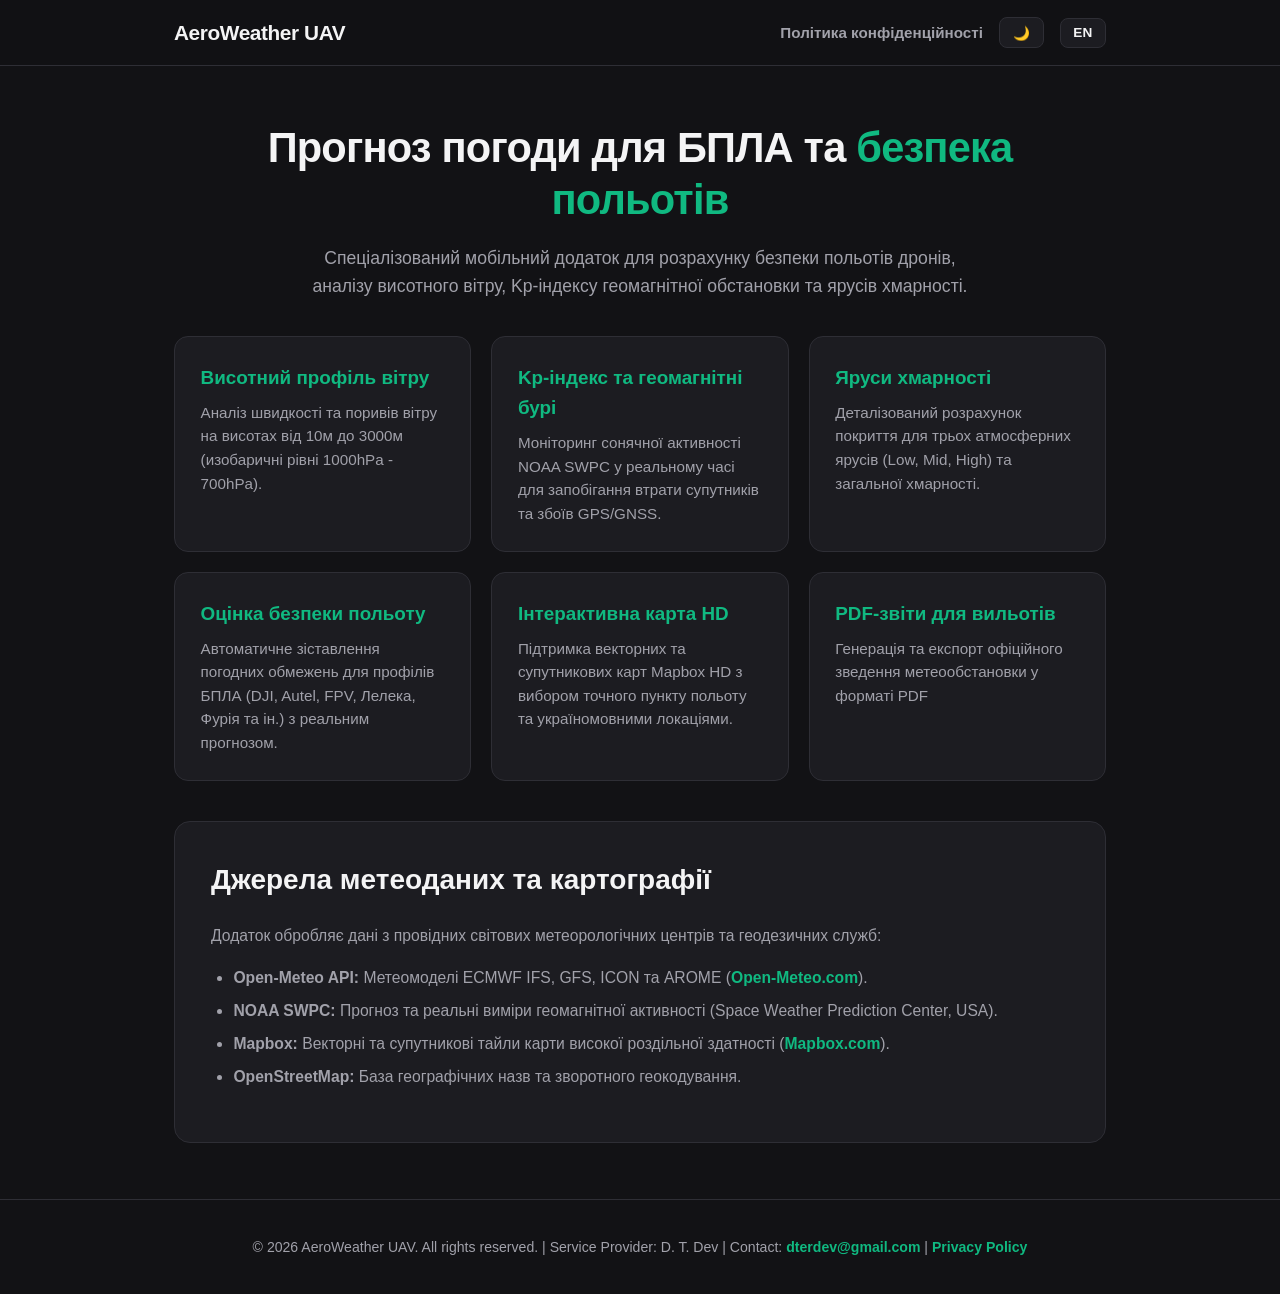
<file: index.html>
<!DOCTYPE html>
<html lang="uk" data-theme="dark">
<head>
    <meta charset="UTF-8">
    <meta name="viewport" content="width=device-width, initial-scale=1.0">
    <title>AeroWeather UAV — Прогноз погоди для БПЛА та безпека польотів</title>
    <link rel="stylesheet" href="style.css">
</head>
<body>

    <header>
        <div class="nav-container">
            <a href="index.html" class="logo">AeroWeather UAV</a>
            <div class="nav-right">
                <ul class="nav-links">
                    <li><a href="privacy-policy.html" id="nav-privacy-link">Політика конфіденційності</a></li>
                </ul>
                <button class="action-btn" id="theme-toggle" onclick="toggleTheme()" title="Змінити тему">🌙</button>
                <button class="action-btn" id="lang-toggle" onclick="toggleLanguage()">EN</button>
            </div>
        </div>
    </header>

    <main>
        <section class="hero">
            <h1 id="hero-title">Прогноз погоди для БПЛА та <span>безпека польотів</span></h1>
            <p id="hero-desc">Спеціалізований мобільний додаток для розрахунку безпеки польотів дронів, аналізу висотного вітру, Kp-індексу геомагнітної обстановки та ярусів хмарності.</p>
        </section>

        <section class="features-grid">
            <div class="feature-card">
                <h3 id="f1-title">Висотний профіль вітру</h3>
                <p id="f1-desc">Аналіз швидкості та поривів вітру на висотах від 10м до 3000м (изобаричні рівні 1000hPa - 700hPa).</p>
            </div>

            <div class="feature-card">
                <h3 id="f2-title">Kp-індекс та геомагнітні бурі</h3>
                <p id="f2-desc">Моніторинг сонячної активності NOAA SWPC у реальному часі для запобігання втрати супутників та збоїв GPS/GNSS.</p>
            </div>

            <div class="feature-card">
                <h3 id="f3-title">Яруси хмарності</h3>
                <p id="f3-desc">Деталізований розрахунок покриття для трьох атмосферних ярусів (Low, Mid, High) та загальної хмарності.</p>
            </div>

            <div class="feature-card">
                <h3 id="f4-title">Оцінка безпеки польоту</h3>
                <p id="f4-desc">Автоматичне зіставлення погодних обмежень для профілів БПЛА (DJI, Autel, FPV, Лелека, Фурія та ін.) з реальним прогнозом.</p>
            </div>

            <div class="feature-card">
                <h3 id="f5-title">Інтерактивна карта HD</h3>
                <p id="f5-desc">Підтримка векторних та супутникових карт Mapbox HD з вибором точного пункту польоту та україномовними локаціями.</p>
            </div>

            <div class="feature-card">
                <h3 id="f6-title">PDF-звіти для вильотів</h3>
                <p id="f6-desc">Генерація та експорт офіційного зведення метеообстановки у форматі PDF</p>
            </div>
        </section>

        <section class="content-section">
            <div class="content-card">
                <h2 id="ds-title">Джерела метеоданих та картографії</h2>
                <p id="ds-desc">Додаток обробляє дані з провідних світових метеорологічних центрів та геодезичних служб:</p>
                <ul>
                    <li><strong>Open-Meteo API:</strong> Метеомоделі ECMWF IFS, GFS, ICON та AROME (<a href="https://open-meteo.com/" target="_blank">Open-Meteo.com</a>).</li>
                    <li><strong>NOAA SWPC:</strong> Прогноз та реальні виміри геомагнітної активності (Space Weather Prediction Center, USA).</li>
                    <li><strong>Mapbox:</strong> Векторні та супутникові тайли карти високої роздільної здатності (<a href="https://www.mapbox.com/" target="_blank">Mapbox.com</a>).</li>
                    <li><strong>OpenStreetMap:</strong> База географічних назв та зворотного геокодування.</li>
                </ul>
            </div>
        </section>
    </main>

    <footer>
        <p>&copy; 2026 AeroWeather UAV. All rights reserved. | Service Provider: D. T. Dev | Contact: <a href="mailto:dterdev@gmail.com">dterdev@gmail.com</a> | <a href="privacy-policy.html">Privacy Policy</a></p>
    </footer>

<script>
    let currentLang = localStorage.getItem('lang') || 'uk';

    const savedTheme = localStorage.getItem('theme') || 'dark';
    document.documentElement.setAttribute('data-theme', savedTheme);
    const themeBtn = document.getElementById('theme-toggle');
    if (themeBtn) {
        themeBtn.textContent = savedTheme === 'light' ? '☀️' : '🌙';
    }

    function toggleTheme() {
        const currentTheme = document.documentElement.getAttribute('data-theme');
        const newTheme = currentTheme === 'light' ? 'dark' : 'light';
        document.documentElement.setAttribute('data-theme', newTheme);
        localStorage.setItem('theme', newTheme);
        const btn = document.getElementById('theme-toggle');
        if (btn) btn.textContent = newTheme === 'light' ? '☀️' : '🌙';
    }

    const i18n = {
        uk: {
            navPrivacy: "Політика конфіденційності",
            langBtn: "EN",
            heroTitle: "Прогноз погоди для БПЛА та <span>безпека польотів</span>",
            heroDesc: "Спеціалізований мобільний додаток для розрахунку безпеки польотів дронів, аналізу висотного вітру, Kp-індексу геомагнітної обстановки та ярусів хмарності.",
            f1Title: "Висотний профіль вітру",
            f1Desc: "Аналіз швидкості та поривів вітру на висотах від 10м до 3000м (изобаричні рівні 1000hPa - 700hPa).",
            f2Title: "Kp-індекс та геомагнітні бурі",
            f2Desc: "Моніторинг сонячної активності NOAA SWPC у реальному часі для запобігання втрати супутників та збоїв GPS/GNSS.",
            f3Title: "Яруси хмарності",
            f3Desc: "Деталізований розрахунок покриття для трьох атмосферних ярусів (Low, Mid, High) та загальної хмарності.",
            f4Title: "Оцінка безпеки польоту",
            f4Desc: "Автоматичне зіставлення погодних обмежень для профілів БПЛА (DJI, Autel, FPV, Лелека, Фурія та ін.) з реальним прогнозом.",
            f5Title: "Інтерактивна карта HD",
            f5Desc: "Підтримка векторних та супутникових карт Mapbox HD з вибором точного пункту польоту та україномовними локаціями.",
            f6Title: "PDF-звіти для вильотів",
            f6Desc: "Генерація та експорт офіційного зведення метеообстановки у форматі PDF",
            dsTitle: "Джерела метеоданих та картографії",
            dsDesc: "Додаток обробляє дані з провідних світових метеорологічних центрів та геодезичних служб:"
        },
        en: {
            navPrivacy: "Privacy Policy",
            langBtn: "UA",
            heroTitle: "UAV Weather Forecast & <span>Flight Safety</span>",
            heroDesc: "Specialized mobile application for drone flight safety calculation, altitude wind analysis, Kp-index geomagnetic monitoring, and cloud layer evaluation.",
            f1Title: "Altitude Wind Profile",
            f1Desc: "Wind speed and gust analysis at altitudes from 10m to 3000m (isobaric levels 1000hPa - 700hPa).",
            f2Title: "Kp-Index & Space Weather",
            f2Desc: "NOAA SWPC real-time solar activity monitoring to prevent satellite loss and GPS/GNSS interference.",
            f3Title: "Cloud Layer Analysis",
            f3Desc: "Detailed coverage calculation for three atmospheric cloud tiers (Low, Mid, High) and total cloud cover.",
            f4Title: "Flight Safety Evaluation",
            f4Desc: "Automated matching of UAV profile constraints (DJI, Autel, FPV, Leleka, Furia, etc.) against real-time forecasts.",
            f5Title: "Interactive HD Maps",
            f5Desc: "Support for Mapbox HD vector and satellite maps for precise location selection with localized place names.",
            f6Title: "PDF Flight Reports",
            f6Desc: "Generate and export official weather summaries in PDF format",
            dsTitle: "Data Sources & Maps",
            dsDesc: "The application processes data from leading global weather forecasting centers and geodesic services:"
        }
    };

    function safeSet(id, value, isHTML = false) {
        const el = document.getElementById(id);
        if (!el) return;
        if (isHTML) {
            el.innerHTML = value;
        } else {
            el.textContent = value;
        }
    }

    function applyLanguage(lang) {
        const t = i18n[lang];
        if (!t) return;

        document.documentElement.setAttribute('lang', lang);

        safeSet('nav-privacy-link', t.navPrivacy);
        safeSet('lang-toggle', t.langBtn);
        safeSet('hero-title', t.heroTitle, true);
        safeSet('hero-desc', t.heroDesc);

        safeSet('f1-title', t.f1Title);
        safeSet('f1-desc', t.f1Desc);
        safeSet('f2-title', t.f2Title);
        safeSet('f2-desc', t.f2Desc);
        safeSet('f3-title', t.f3Title);
        safeSet('f3-desc', t.f3Desc);
        safeSet('f4-title', t.f4Title);
        safeSet('f4-desc', t.f4Desc);
        safeSet('f5-title', t.f5Title);
        safeSet('f5-desc', t.f5Desc);
        safeSet('f6-title', t.f6Title);
        safeSet('f6-desc', t.f6Desc);

        safeSet('ds-title', t.dsTitle);
        safeSet('ds-desc', t.dsDesc);
    }

    function toggleLanguage() {
        currentLang = currentLang === 'uk' ? 'en' : 'uk';
        localStorage.setItem('lang', currentLang);
        applyLanguage(currentLang);
    }

    // Инициализация языка при загрузке
    applyLanguage(currentLang);
</script>

</body>
</html>
</file>
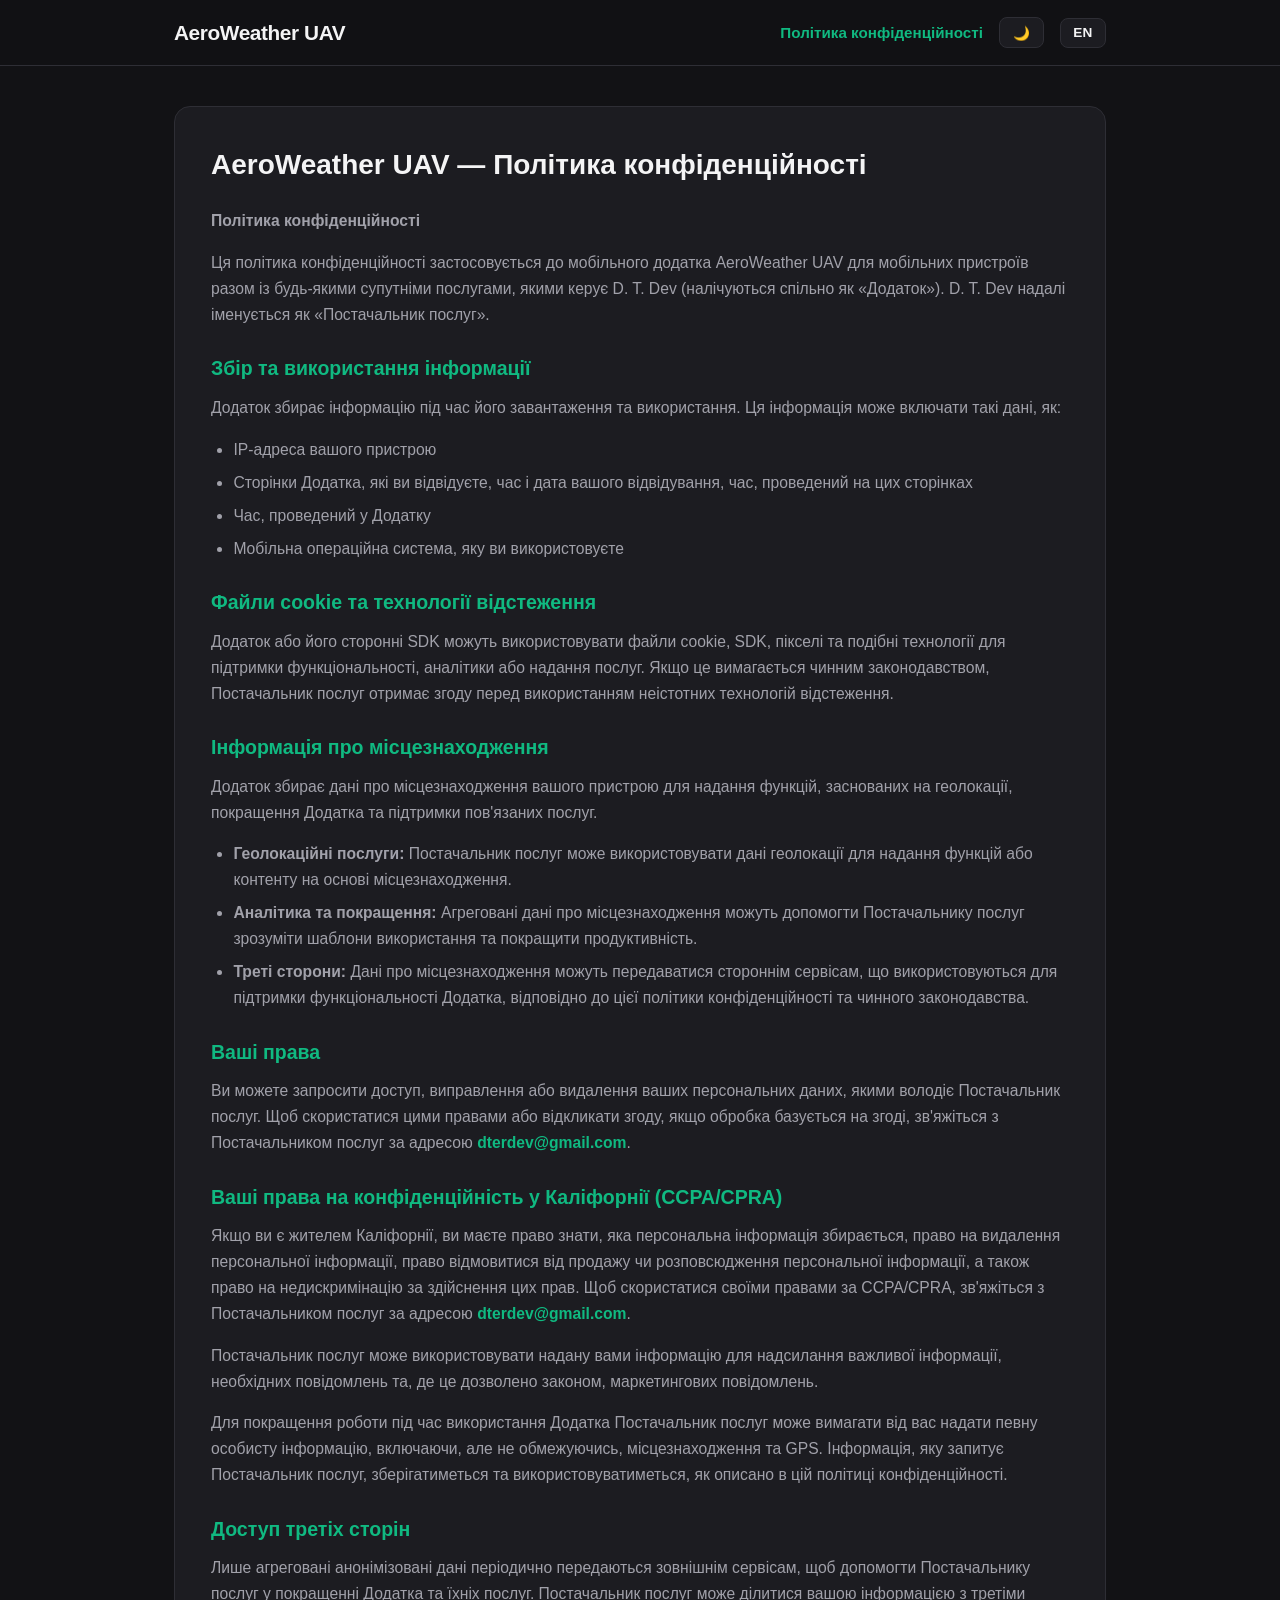
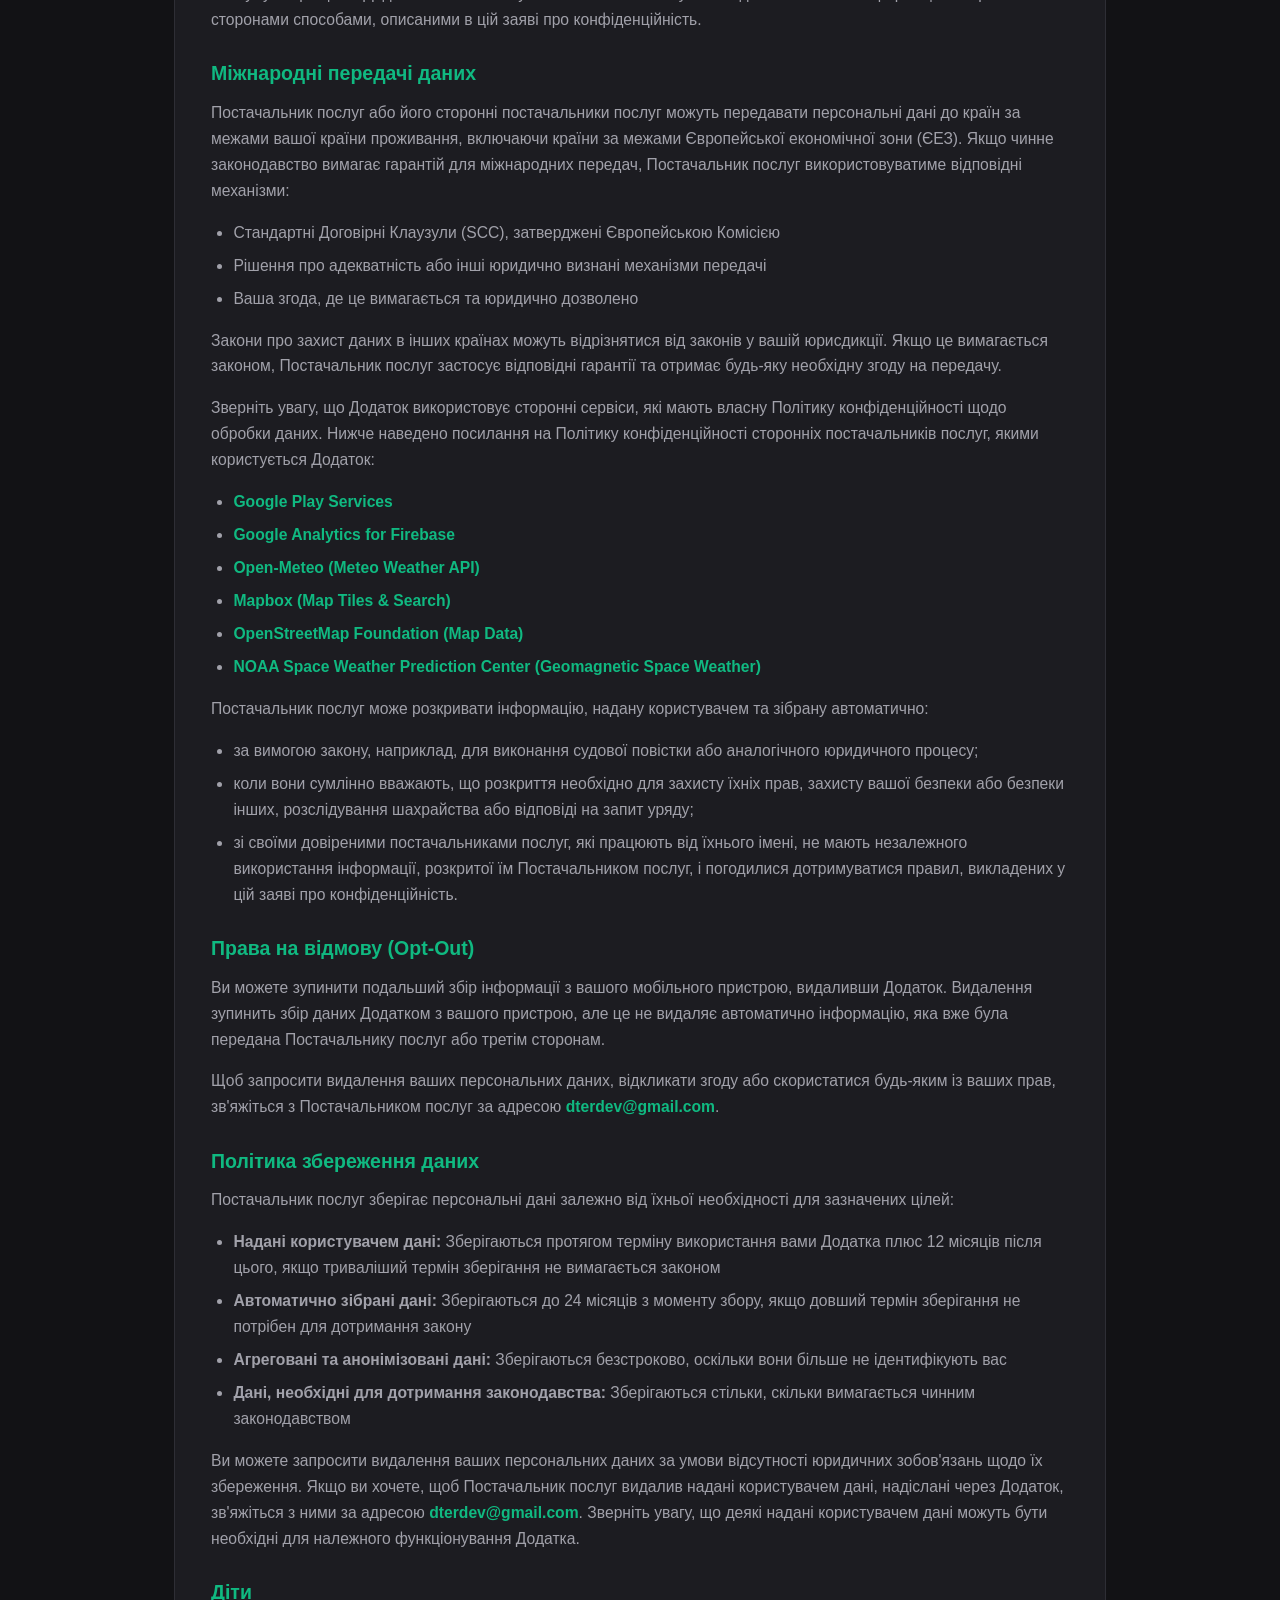
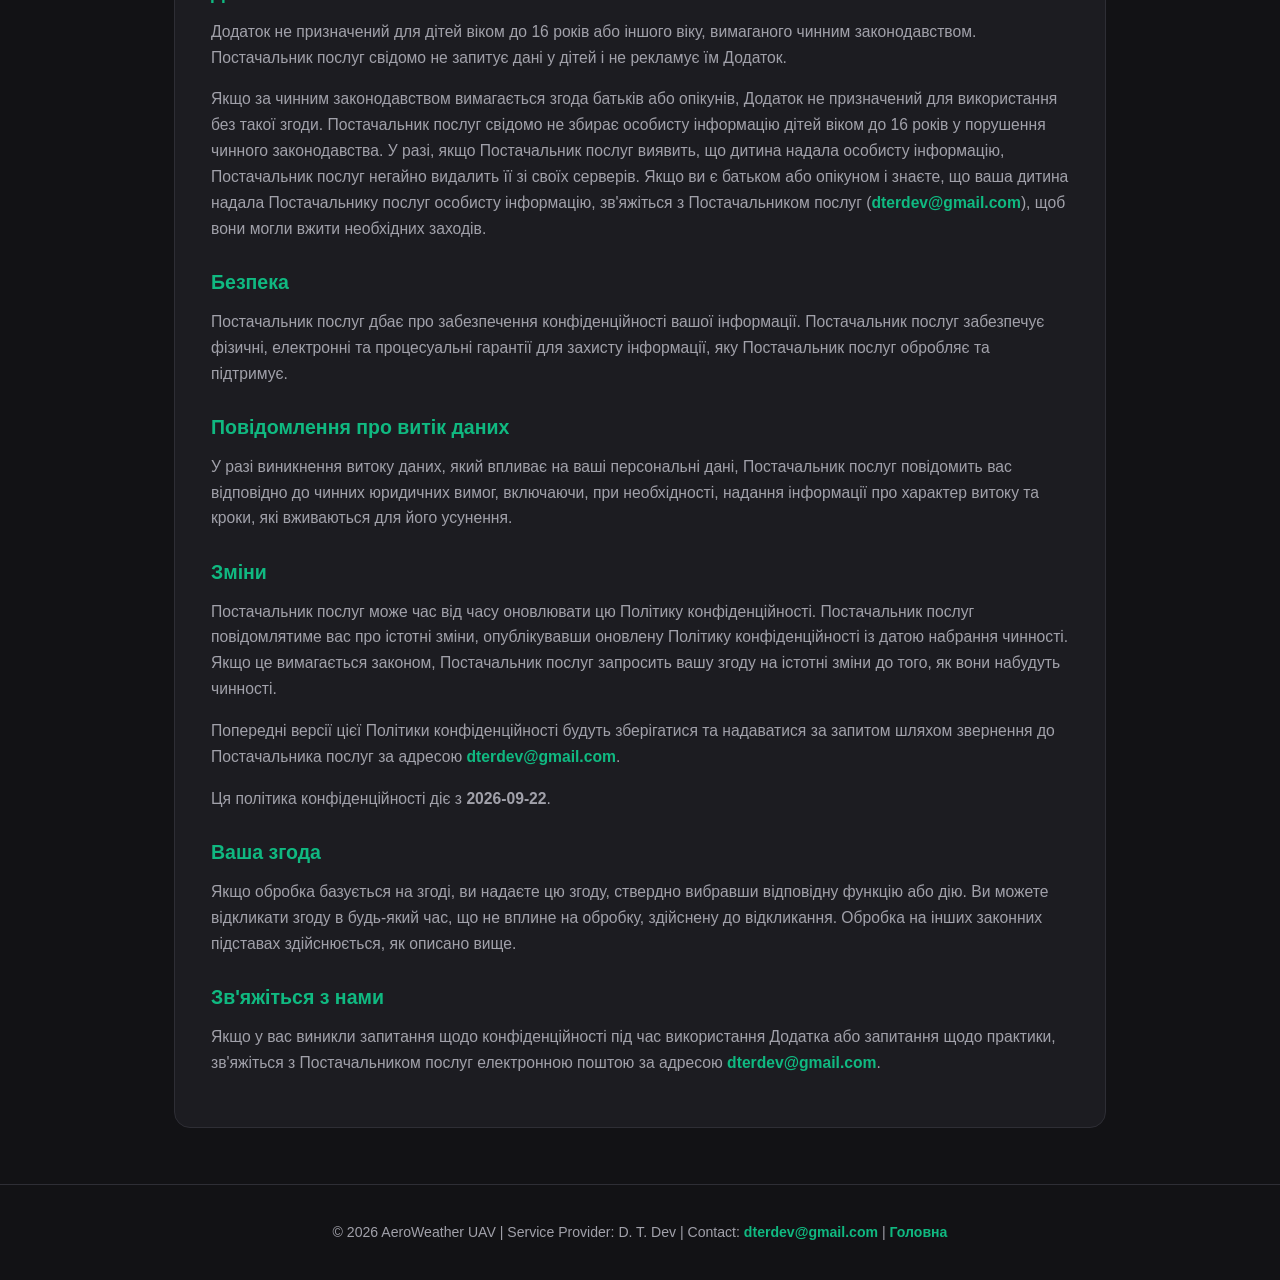
<file: privacy-policy.html>
<!DOCTYPE html>
<html lang="uk" data-theme="dark">
<head>
    <meta charset="UTF-8">
    <meta name="viewport" content="width=device-width, initial-scale=1.0">
    <title>AeroWeather UAV — Privacy Policy / Політика конфіденційності</title>
    <link rel="stylesheet" href="style.css">
</head>
<body>

    <header>
        <div class="nav-container">
            <a href="index.html" class="logo">AeroWeather UAV</a>
            <div class="nav-right">
                <ul class="nav-links">
                    <li><a href="privacy-policy.html" style="color: var(--accent-primary);" id="nav-privacy">Політика конфіденційності</a></li>
                </ul>
                <button class="action-btn" id="theme-toggle" onclick="toggleTheme()" title="Змінити тему">🌙</button>
                <button class="action-btn" id="lang-toggle" onclick="toggleLanguage()">EN</button>
            </div>
        </div>
    </header>

    <main class="content-section">
        <!-- UKRAINIAN VERSION -->
        <div class="content-card" id="policy-uk">
            <h2>AeroWeather UAV — Політика конфіденційності</h2>

            <p><strong>Політика конфіденційності</strong></p>
            <p>Ця політика конфіденційності застосовується до мобільного додатка AeroWeather UAV для мобільних пристроїв разом із будь-якими супутніми послугами, якими керує D. T. Dev (налічуються спільно як «Додаток»). D. T. Dev надалі іменується як «Постачальник послуг».</p>

            <h3>Збір та використання інформації</h3>
            <p>Додаток збирає інформацію під час його завантаження та використання. Ця інформація може включати такі дані, як:</p>
            <ul>
                <li>IP-адреса вашого пристрою</li>
                <li>Сторінки Додатка, які ви відвідуєте, час і дата вашого відвідування, час, проведений на цих сторінках</li>
                <li>Час, проведений у Додатку</li>
                <li>Мобільна операційна система, яку ви використовуєте</li>
            </ul>

            <h3>Файли cookie та технології відстеження</h3>
            <p>Додаток або його сторонні SDK можуть використовувати файли cookie, SDK, пікселі та подібні технології для підтримки функціональності, аналітики або надання послуг. Якщо це вимагається чинним законодавством, Постачальник послуг отримає згоду перед використанням неістотних технологій відстеження.</p>

            <h3>Інформація про місцезнаходження</h3>
            <p>Додаток збирає дані про місцезнаходження вашого пристрою для надання функцій, заснованих на геолокації, покращення Додатка та підтримки пов'язаних послуг.</p>
            <ul>
                <li><strong>Геолокаційні послуги:</strong> Постачальник послуг може використовувати дані геолокації для надання функцій або контенту на основі місцезнаходження.</li>
                <li><strong>Аналітика та покращення:</strong> Агреговані дані про місцезнаходження можуть допомогти Постачальнику послуг зрозуміти шаблони використання та покращити продуктивність.</li>
                <li><strong>Треті сторони:</strong> Дані про місцезнаходження можуть передаватися стороннім сервісам, що використовуються для підтримки функціональності Додатка, відповідно до цієї політики конфіденційності та чинного законодавства.</li>
            </ul>

            <h3>Ваші права</h3>
            <p>Ви можете запросити доступ, виправлення або видалення ваших персональних даних, якими володіє Постачальник послуг. Щоб скористатися цими правами або відкликати згоду, якщо обробка базується на згоді, зв'яжіться з Постачальником послуг за адресою <a href="mailto:dterdev@gmail.com">dterdev@gmail.com</a>.</p>

            <h3>Ваші права на конфіденційність у Каліфорнії (CCPA/CPRA)</h3>
            <p>Якщо ви є жителем Каліфорнії, ви маєте право знати, яка персональна інформація збирається, право на видалення персональної інформації, право відмовитися від продажу чи розповсюдження персональної інформації, а також право на недискримінацію за здійснення цих прав. Щоб скористатися своїми правами за CCPA/CPRA, зв'яжіться з Постачальником послуг за адресою <a href="mailto:dterdev@gmail.com">dterdev@gmail.com</a>.</p>

            <p>Постачальник послуг може використовувати надану вами інформацію для надсилання важливої інформації, необхідних повідомлень та, де це дозволено законом, маркетингових повідомлень.</p>

            <p>Для покращення роботи під час використання Додатка Постачальник послуг може вимагати від вас надати певну особисту інформацію, включаючи, але не обмежуючись, місцезнаходження та GPS. Інформація, яку запитує Постачальник послуг, зберігатиметься та використовуватиметься, як описано в цій політиці конфіденційності.</p>

            <h3>Доступ третіх сторін</h3>
            <p>Лише агреговані анонімізовані дані періодично передаються зовнішнім сервісам, щоб допомогти Постачальнику послуг у покращенні Додатка та їхніх послуг. Постачальник послуг може ділитися вашою інформацією з третіми сторонами способами, описаними в цій заяві про конфіденційність.</p>

            <h3>Міжнародні передачі даних</h3>
            <p>Постачальник послуг або його сторонні постачальники послуг можуть передавати персональні дані до країн за межами вашої країни проживання, включаючи країни за межами Європейської економічної зони (ЄЕЗ). Якщо чинне законодавство вимагає гарантій для міжнародних передач, Постачальник послуг використовуватиме відповідні механізми:</p>
            <ul>
                <li>Стандартні Договірні Клаузули (SCC), затверджені Європейською Комісією</li>
                <li>Рішення про адекватність або інші юридично визнані механізми передачі</li>
                <li>Ваша згода, де це вимагається та юридично дозволено</li>
            </ul>

            <p>Закони про захист даних в інших країнах можуть відрізнятися від законів у вашій юрисдикції. Якщо це вимагається законом, Постачальник послуг застосує відповідні гарантії та отримає будь-яку необхідну згоду на передачу.</p>

            <p>Зверніть увагу, що Додаток використовує сторонні сервіси, які мають власну Політику конфіденційності щодо обробки даних. Нижче наведено посилання на Політику конфіденційності сторонніх постачальників послуг, якими користується Додаток:</p>
            <ul>
                <li><a href="https://www.google.com/policies/privacy/" target="_blank">Google Play Services</a></li>
                <li><a href="https://firebase.google.com/policies/analytics" target="_blank">Google Analytics for Firebase</a></li>
                <li><a href="https://open-meteo.com/en/features#terms" target="_blank">Open-Meteo (Meteo Weather API)</a></li>
                <li><a href="https://www.mapbox.com/legal/privacy" target="_blank">Mapbox (Map Tiles & Search)</a></li>
                <li><a href="https://wiki.osmfoundation.org/wiki/Privacy_Policy" target="_blank">OpenStreetMap Foundation (Map Data)</a></li>
                <li><a href="https://www.noaa.gov/protecting-your-privacy" target="_blank">NOAA Space Weather Prediction Center (Geomagnetic Space Weather)</a></li>
            </ul>

            <p>Постачальник послуг може розкривати інформацію, надану користувачем та зібрану автоматично:</p>
            <ul>
                <li>за вимогою закону, наприклад, для виконання судової повістки або аналогічного юридичного процесу;</li>
                <li>коли вони сумлінно вважають, що розкриття необхідно для захисту їхніх прав, захисту вашої безпеки або безпеки інших, розслідування шахрайства або відповіді на запит уряду;</li>
                <li>зі своїми довіреними постачальниками послуг, які працюють від їхнього імені, не мають незалежного використання інформації, розкритої їм Постачальником послуг, і погодилися дотримуватися правил, викладених у цій заяві про конфіденційність.</li>
            </ul>

            <h3>Права на відмову (Opt-Out)</h3>
            <p>Ви можете зупинити подальший збір інформації з вашого мобільного пристрою, видаливши Додаток. Видалення зупинить збір даних Додатком з вашого пристрою, але це не видаляє автоматично інформацію, яка вже була передана Постачальнику послуг або третім сторонам.</p>

            <p>Щоб запросити видалення ваших персональних даних, відкликати згоду або скористатися будь-яким із ваших прав, зв'яжіться з Постачальником послуг за адресою <a href="mailto:dterdev@gmail.com">dterdev@gmail.com</a>.</p>

            <h3>Політика збереження даних</h3>
            <p>Постачальник послуг зберігає персональні дані залежно від їхньої необхідності для зазначених цілей:</p>
            <ul>
                <li><strong>Надані користувачем дані:</strong> Зберігаються протягом терміну використання вами Додатка плюс 12 місяців після цього, якщо триваліший термін зберігання не вимагається законом</li>
                <li><strong>Автоматично зібрані дані:</strong> Зберігаються до 24 місяців з моменту збору, якщо довший термін зберігання не потрібен для дотримання закону</li>
                <li><strong>Агреговані та анонімізовані дані:</strong> Зберігаються безстроково, оскільки вони більше не ідентифікують вас</li>
                <li><strong>Дані, необхідні для дотримання законодавства:</strong> Зберігаються стільки, скільки вимагається чинним законодавством</li>
            </ul>

            <p>Ви можете запросити видалення ваших персональних даних за умови відсутності юридичних зобов'язань щодо їх збереження. Якщо ви хочете, щоб Постачальник послуг видалив надані користувачем дані, надіслані через Додаток, зв'яжіться з ними за адресою <a href="mailto:dterdev@gmail.com">dterdev@gmail.com</a>. Зверніть увагу, що деякі надані користувачем дані можуть бути необхідні для належного функціонування Додатка.</p>

            <h3>Діти</h3>
            <p>Додаток не призначений для дітей віком до 16 років або іншого віку, вимаганого чинним законодавством. Постачальник послуг свідомо не запитує дані у дітей і не рекламує їм Додаток.</p>

            <p>Якщо за чинним законодавством вимагається згода батьків або опікунів, Додаток не призначений для використання без такої згоди. Постачальник послуг свідомо не збирає особисту інформацію дітей віком до 16 років у порушення чинного законодавства. У разі, якщо Постачальник послуг виявить, що дитина надала особисту інформацію, Постачальник послуг негайно видалить її зі своїх серверів. Якщо ви є батьком або опікуном і знаєте, що ваша дитина надала Постачальнику послуг особисту інформацію, зв'яжіться з Постачальником послуг (<a href="mailto:dterdev@gmail.com">dterdev@gmail.com</a>), щоб вони могли вжити необхідних заходів.</p>

            <h3>Безпека</h3>
            <p>Постачальник послуг дбає про забезпечення конфіденційності вашої інформації. Постачальник послуг забезпечує фізичні, електронні та процесуальні гарантії для захисту інформації, яку Постачальник послуг обробляє та підтримує.</p>

            <h3>Повідомлення про витік даних</h3>
            <p>У разі виникнення витоку даних, який впливає на ваші персональні дані, Постачальник послуг повідомить вас відповідно до чинних юридичних вимог, включаючи, при необхідності, надання інформації про характер витоку та кроки, які вживаються для його усунення.</p>

            <h3>Зміни</h3>
            <p>Постачальник послуг може час від часу оновлювати цю Політику конфіденційності. Постачальник послуг повідомлятиме вас про істотні зміни, опублікувавши оновлену Політику конфіденційності із датою набрання чинності. Якщо це вимагається законом, Постачальник послуг запросить вашу згоду на істотні зміни до того, як вони набудуть чинності.</p>

            <p>Попередні версії цієї Політики конфіденційності будуть зберігатися та надаватися за запитом шляхом звернення до Постачальника послуг за адресою <a href="mailto:dterdev@gmail.com">dterdev@gmail.com</a>.</p>

            <p>Ця політика конфіденційності діє з <strong>2026-09-22</strong>.</p>

            <h3>Ваша згода</h3>
            <p>Якщо обробка базується на згоді, ви надаєте цю згоду, ствердно вибравши відповідну функцію або дію. Ви можете відкликати згоду в будь-який час, що не вплине на обробку, здійснену до відкликання. Обробка на інших законних підставах здійснюється, як описано вище.</p>

            <h3>Зв'яжіться з нами</h3>
            <p>Якщо у вас виникли запитання щодо конфіденційності під час використання Додатка або запитання щодо практики, зв'яжіться з Постачальником послуг електронною поштою за адресою <a href="mailto:dterdev@gmail.com">dterdev@gmail.com</a>.</p>
        </div>

        <!-- ENGLISH VERSION -->
        <div class="content-card" id="policy-en" style="display: none;">
            <h2>AeroWeather UAV — Privacy Policy</h2>

            <p><strong>Privacy Policy</strong></p>
            <p>This privacy policy applies to the AeroWeather UAV app for mobile devices, together with any related services operated by D. T. Dev (collectively, the "Application"). D. T. Dev is hereby referred to as the "Service Provider".</p>

            <h3>Information Collection and Use</h3>
            <p>The Application collects information when you download and use it. This information may include information such as</p>
            <ul>
                <li>Your device's Internet Protocol address</li>
                <li>The pages of the Application that you visit, the time and date of your visit, the time spent on those pages</li>
                <li>The time spent on the Application</li>
                <li>Your mobile operating system you use</li>
            </ul>

            <h3>Cookies and tracking technologies</h3>
            <p>The Application or its third-party SDKs may use cookies, SDKs, pixels, and similar technologies to support functionality, analytics, or service delivery. Where required by applicable law, the Service Provider will obtain consent before using non-essential tracking technologies.</p>

            <h3>Location Information</h3>
            <p>The Application collects your device's location to provide location-based features, improve the Application, and support related services.</p>
            <ul>
                <li><strong>Geolocation Services:</strong> The Service Provider may use location data to provide location-based features or content.</li>
                <li><strong>Analytics and Improvements:</strong> Aggregated location data may help the Service Provider understand usage patterns and improve performance.</li>
                <li><strong>Third-Party Services:</strong> Location data may be shared with third-party services used to support Application functionality, subject to this privacy policy and applicable law.</li>
            </ul>

            <h3>Your Rights</h3>
            <p>You may request access to, correction of, or deletion of your personal data held by the Service Provider. To exercise these rights, or to withdraw consent where processing is based on consent, contact the Service Provider at <a href="mailto:dterdev@gmail.com">dterdev@gmail.com</a>.</p>

            <h3>Your California privacy rights (CCPA/CPRA)</h3>
            <p>If you are a California resident, you have the right to know what personal information is collected, the right to delete personal information, the right to opt out of the sale or sharing of personal information, and the right to non-discrimination for exercising these rights. To exercise your CCPA/CPRA rights, contact the Service Provider at <a href="mailto:dterdev@gmail.com">dterdev@gmail.com</a>.</p>

            <p>The Service Provider may use the information you provide to send important information, required notices, and, where permitted by law, marketing communications.</p>

            <p>For a better experience while using the Application, the Service Provider may require you to provide certain personally identifiable information, including but not limited to Location, GPS. The information the Service Provider requests will be retained and used as described in this privacy policy.</p>

            <h3>Third Party Access</h3>
            <p>Only aggregated, anonymized data is periodically transmitted to external services to aid the Service Provider in improving the Application and their service. The Service Provider may share your information with third parties in the ways that are described in this privacy statement.</p>

            <h3>International Data Transfers</h3>
            <p>The Service Provider or its third-party service providers may transfer personal data to countries outside your country of residence, including outside the European Economic Area (EEA). Where applicable law requires safeguards for international transfers, the Service Provider will use appropriate mechanisms.</p>
            <ul>
                <li>Standard Contractual Clauses (SCCs) approved by the European Commission</li>
                <li>Adequacy decisions or other legally recognized transfer mechanisms</li>
                <li>Your consent, where required and legally permitted</li>
            </ul>

            <p>Data protection laws in other countries may differ from those in your jurisdiction. Where required by law, the Service Provider will apply appropriate safeguards and obtain any consent required for the transfer.</p>

            <p>Please note that the Application utilizes third-party services that have their own Privacy Policy about handling data. Below are the links to the Privacy Policy of the third-party service providers used by the Application:</p>
            <ul>
                <li><a href="https://www.google.com/policies/privacy/" target="_blank">Google Play Services</a></li>
                <li><a href="https://firebase.google.com/policies/analytics" target="_blank">Google Analytics for Firebase</a></li>
                <li><a href="https://open-meteo.com/en/features#terms" target="_blank">Open-Meteo (Meteo Weather API)</a></li>
                <li><a href="https://www.mapbox.com/legal/privacy" target="_blank">Mapbox (Map Tiles & Search)</a></li>
                <li><a href="https://wiki.osmfoundation.org/wiki/Privacy_Policy" target="_blank">OpenStreetMap Foundation (Map Data)</a></li>
                <li><a href="https://www.noaa.gov/protecting-your-privacy" target="_blank">NOAA Space Weather Prediction Center (Geomagnetic Space Weather)</a></li>
            </ul>

            <p>The Service Provider may disclose User Provided and Automatically Collected Information:</p>
            <ul>
                <li>as required by law, such as to comply with a subpoena, or similar legal process;</li>
                <li>when they believe in good faith that disclosure is necessary to protect their rights, protect your safety or the safety of others, investigate fraud, or respond to a government request;</li>
                <li>with their trusted services providers who work on their behalf, do not have an independent use of the information the Service Provider discloses to them, and have agreed to adhere to the rules set forth in this privacy statement.</li>
            </ul>

            <h3>Opt-Out Rights</h3>
            <p>You can stop further collection of information from your mobile device by uninstalling the Application. Uninstalling will stop the Application from collecting data from your device, but it does not automatically delete information that has already been transmitted to the Service Provider or to third parties.</p>

            <p>To request deletion of your personal data, to withdraw consent, or to exercise any of your rights, contact the Service Provider at <a href="mailto:dterdev@gmail.com">dterdev@gmail.com</a>.</p>

            <h3>Data Retention Policy</h3>
            <p>The Service Provider retains personal data based on its necessity for the stated purposes:</p>
            <ul>
                <li><strong>User Provided Data:</strong> Retained for the duration of your use of the Application plus 12 months thereafter, unless longer retention is required by law</li>
                <li><strong>Automatically Collected Data:</strong> Retained for up to 24 months from collection, unless longer retention is required for legal compliance</li>
                <li><strong>Aggregated and Anonymized Data:</strong> Retained indefinitely as it no longer identifies you</li>
                <li><strong>Data required for legal compliance:</strong> Retained as long as required by applicable law</li>
            </ul>

            <p>You may request deletion of your personal data, subject to any legal obligation to retain it. If you want the Service Provider to delete User Provided Data submitted through the Application, please contact them at <a href="mailto:dterdev@gmail.com">dterdev@gmail.com</a>. Please note that some User Provided Data may be required for the Application to function properly.</p>

            <h3>Children</h3>
            <p>The Application is not intended for children under 16 years of age, or such higher age as required by applicable law. The Service Provider does not knowingly solicit data from children or market the Application to them.</p>

            <p>Where parental or guardian consent is required under applicable law, the Application is not intended for use without that consent. The Service Provider does not knowingly collect personally identifiable information from children under 16 years of age in violation of applicable law. In the event the Service Provider discovers that a child has provided personal information, the Service Provider will immediately delete this from their servers. If you are a parent or guardian and you are aware that your child has provided the Service Provider with personal information, please contact the Service Provider (<a href="mailto:dterdev@gmail.com">dterdev@gmail.com</a>) so that they will be able to take the necessary actions.</p>

            <h3>Security</h3>
            <p>The Service Provider is concerned about safeguarding the confidentiality of your information. The Service Provider provides physical, electronic, and procedural safeguards to protect information the Service Provider processes and maintains.</p>

            <h3>Data Breach Notification</h3>
            <p>If a data breach occurs that affects your personal data, the Service Provider will notify you in accordance with applicable legal requirements, including, where required, providing information about the nature of the breach and the steps being taken to address it.</p>

            <h3>Changes</h3>
            <p>The Service Provider may update this Privacy Policy from time to time. The Service Provider will notify you of material changes by posting the updated Privacy Policy with an effective date. Where required by law, the Service Provider will seek your consent to material changes before they take effect.</p>

            <p>Previous versions of this Privacy Policy will be maintained and made available upon request by contacting the Service Provider at <a href="mailto:dterdev@gmail.com">dterdev@gmail.com</a>.</p>

            <p>This privacy policy is effective as of <strong>2026-09-22</strong>.</p>

            <h3>Your Consent</h3>
            <p>Where processing is based on consent, you provide that consent by affirmatively opting in to the relevant feature or action. You may withdraw consent at any time without affecting processing carried out before withdrawal. Processing based on other lawful bases is carried out as described above.</p>

            <h3>Contact Us</h3>
            <p>If you have any questions regarding privacy while using the Application, or have questions about the practices, please contact the Service Provider via email at <a href="mailto:dterdev@gmail.com">dterdev@gmail.com</a>.</p>
        </div>
    </main>

    <footer>
        <p>&copy; 2026 AeroWeather UAV | Service Provider: D. T. Dev | Contact: <a href="mailto:dterdev@gmail.com">dterdev@gmail.com</a> | <a href="index.html">Головна</a></p>
    </footer>

    <script>
        let currentLang = 'uk';

        // Load theme from localStorage or default to dark
        const savedTheme = localStorage.getItem('theme') || 'dark';
        document.documentElement.setAttribute('data-theme', savedTheme);
        document.getElementById('theme-toggle').textContent = savedTheme === 'light' ? '☀️' : '🌙';

        function toggleTheme() {
            const currentTheme = document.documentElement.getAttribute('data-theme');
            const newTheme = currentTheme === 'light' ? 'dark' : 'light';
            document.documentElement.setAttribute('data-theme', newTheme);
            localStorage.setItem('theme', newTheme);
            document.getElementById('theme-toggle').textContent = newTheme === 'light' ? '☀️' : '🌙';
        }

        function toggleLanguage() {
            const ukCard = document.getElementById('policy-uk');
            const enCard = document.getElementById('policy-en');
            const toggleBtn = document.getElementById('lang-toggle');
            const navPrivacy = document.getElementById('nav-privacy');

            if (currentLang === 'uk') {
                currentLang = 'en';
                ukCard.style.display = 'none';
                enCard.style.display = 'block';
                toggleBtn.textContent = 'UA';
                navPrivacy.textContent = 'Privacy Policy';
            } else {
                currentLang = 'uk';
                ukCard.style.display = 'block';
                enCard.style.display = 'none';
                toggleBtn.textContent = 'EN';
                navPrivacy.textContent = 'Політика конфіденційності';
            }
        }
    </script>

</body>
</html>
</file>
<file: style.css>
:root {
    --bg-main: #121215;
    --bg-header: rgba(18, 18, 21, 0.9);
    --card-bg: #1C1C21;
    --card-border: #2E2E35;
    --card-border-hover: #10B981;
    --accent-primary: #10B981;
    --accent-secondary: #059669;
    --text-primary: #F4F4F5;
    --text-secondary: #A1A1AA;
    --text-muted: #71717A;
    --shadow-glow: 0 8px 24px -6px rgba(16, 185, 129, 0.12);
}

[data-theme="light"] {
    --bg-main: #F8FAFC;
    --bg-header: rgba(255, 255, 255, 0.92);
    --card-bg: #FFFFFF;
    --card-border: #CBD5E1;
    --card-border-hover: #059669;
    --accent-primary: #059669;
    --accent-secondary: #047857;
    --text-primary: #0F172A;
    --text-secondary: #475569;
    --text-muted: #64748B;
    --shadow-glow: 0 8px 20px -4px rgba(0, 0, 0, 0.08);
}

* {
    margin: 0;
    padding: 0;
    box-sizing: border-box;
    font-family: -apple-system, BlinkMacSystemFont, "Segoe UI", Roboto, Helvetica, Arial, sans-serif;
}

body {
    background-color: var(--bg-main);
    color: var(--text-primary);
    line-height: 1.6;
    transition: background-color 0.25s ease, color 0.25s ease;
}

header {
    background: var(--bg-header);
    backdrop-filter: blur(12px);
    -webkit-backdrop-filter: blur(12px);
    border-bottom: 1px solid var(--card-border);
    position: sticky;
    top: 0;
    z-index: 100;
    transition: border-color 0.25s ease, background 0.25s ease;
}

.nav-container {
    max-width: 980px;
    margin: 0 auto;
    padding: 1rem 1.5rem;
    display: flex;
    justify-content: space-between;
    align-items: center;
}

.logo {
    text-decoration: none;
    color: var(--text-primary);
    font-weight: 800;
    font-size: 1.3rem;
    letter-spacing: -0.4px;
}

.nav-right {
    display: flex;
    align-items: center;
    gap: 1rem;
}

.nav-links {
    list-style: none;
}

.nav-links a {
    color: var(--text-secondary);
    text-decoration: none;
    font-size: 0.95rem;
    font-weight: 600;
    transition: color 0.2s;
}

.nav-links a:hover {
    color: var(--accent-primary);
}

.action-btn {
    background: var(--card-bg);
    border: 1px solid var(--card-border);
    color: var(--text-primary);
    padding: 0.4rem 0.8rem;
    border-radius: 8px;
    cursor: pointer;
    font-weight: 700;
    font-size: 0.85rem;
    display: inline-flex;
    align-items: center;
    gap: 0.35rem;
    transition: all 0.2s ease;
}

.action-btn:hover {
    border-color: var(--accent-primary);
    color: var(--accent-primary);
}

.hero {
    max-width: 980px;
    margin: 3.5rem auto 2.25rem;
    padding: 0 1.5rem;
    text-align: center;
}

.hero-pill {
    display: inline-block;
    background: var(--card-bg);
    border: 1px solid var(--card-border);
    color: var(--accent-primary);
    padding: 0.35rem 0.9rem;
    border-radius: 20px;
    font-size: 0.85rem;
    font-weight: 700;
    margin-bottom: 1.25rem;
}

.hero h1 {
    font-size: 2.6rem;
    font-weight: 800;
    margin-bottom: 1.1rem;
    line-height: 1.25;
    letter-spacing: -0.8px;
}

.hero h1 span {
    color: var(--accent-primary);
}

.hero p {
    font-size: 1.1rem;
    color: var(--text-secondary);
    max-width: 680px;
    margin: 0 auto 2rem;
}

.features-grid {
    max-width: 980px;
    margin: 2rem auto;
    padding: 0 1.5rem;
    display: grid;
    grid-template-columns: repeat(auto-fit, minmax(280px, 1fr));
    gap: 1.25rem;
}

.feature-card {
    background: var(--card-bg);
    border: 1px solid var(--card-border);
    border-radius: 14px;
    padding: 1.6rem;
    transition: all 0.25s ease;
}

.feature-card:hover {
    border-color: var(--card-border-hover);
    box-shadow: var(--shadow-glow);
}

.feature-card h3 {
    font-size: 1.18rem;
    margin-bottom: 0.5rem;
    color: var(--accent-primary);
    font-weight: 700;
}

.feature-card p {
    color: var(--text-secondary);
    font-size: 0.95rem;
    line-height: 1.55;
}

.content-section {
    max-width: 980px;
    margin: 2.5rem auto;
    padding: 0 1.5rem;
}

.content-card {
    background: var(--card-bg);
    border: 1px solid var(--card-border);
    border-radius: 16px;
    padding: 2.25rem;
}

.content-card h2 {
    font-size: 1.75rem;
    margin-bottom: 1.25rem;
    color: var(--text-primary);
    font-weight: 800;
}

.content-card h3 {
    font-size: 1.22rem;
    margin: 1.6rem 0 0.65rem;
    color: var(--accent-primary);
    font-weight: 700;
}

.content-card p, .content-card ul {
    color: var(--text-secondary);
    margin-bottom: 1rem;
    font-size: 0.98rem;
    line-height: 1.65;
}

.content-card ul {
    padding-left: 1.4rem;
}

.content-card li {
    margin-bottom: 0.45rem;
}

.content-card a {
    color: var(--accent-primary);
    text-decoration: none;
    font-weight: 600;
}

.content-card a:hover {
    text-decoration: underline;
}

footer {
    border-top: 1px solid var(--card-border);
    padding: 2.25rem 1.5rem;
    text-align: center;
    color: var(--text-secondary);
    font-size: 0.88rem;
    margin-top: 3.5rem;
}

footer a {
    color: var(--accent-primary);
    text-decoration: none;
    font-weight: 600;
}

footer a:hover {
    text-decoration: underline;
}

@media (max-width: 768px) {
    .hero h1 { font-size: 2rem; }
    .hero p { font-size: 1rem; }
    .content-card { padding: 1.5rem; }
}
</file>
